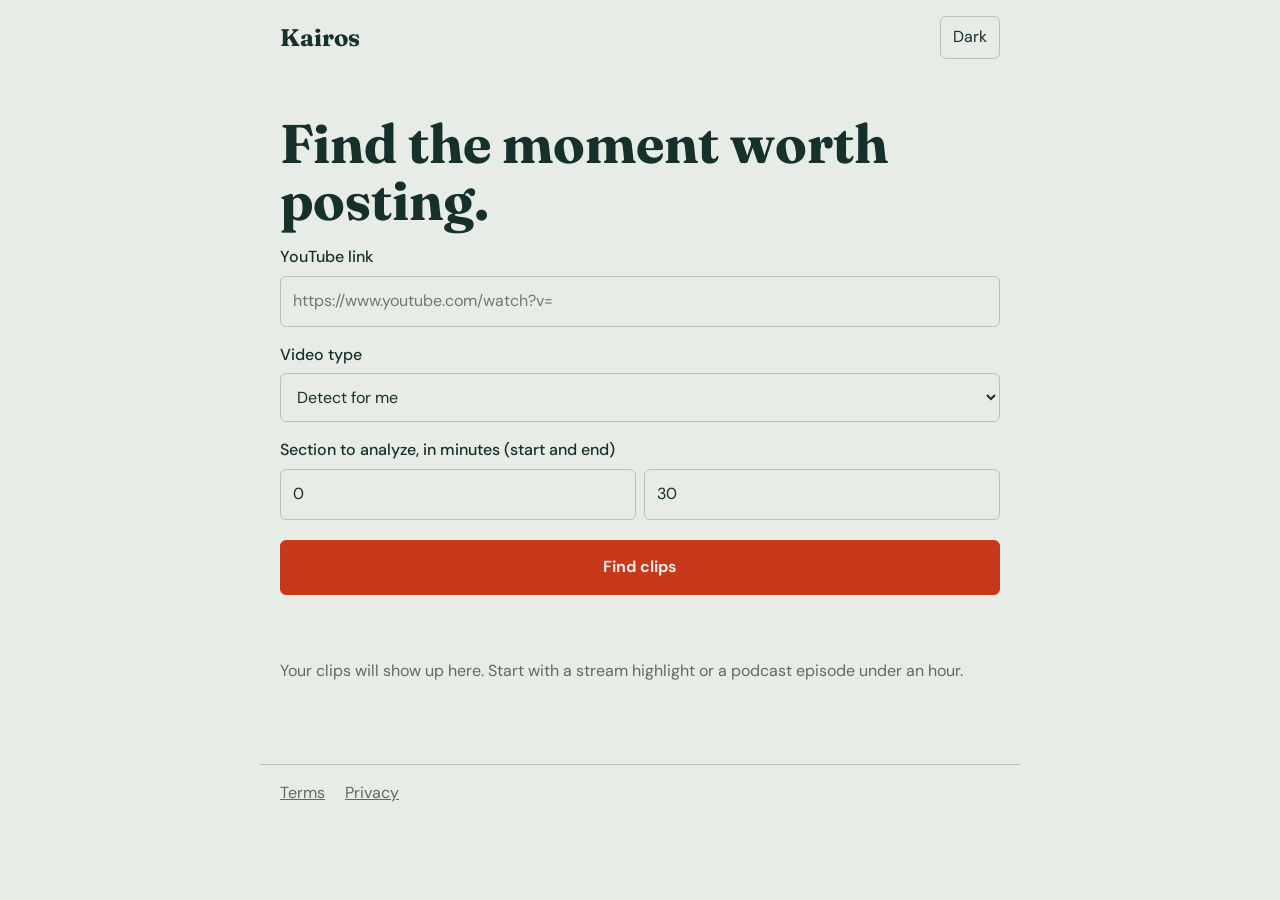
<file: index.html>
<!doctype html>
<html lang="en">
<head>
<meta charset="utf-8">
<meta name="viewport" content="width=device-width,initial-scale=1">
<title>Kairos</title>
<meta name="description" content="Paste a YouTube link and get the moments worth posting, with captions ready to copy.">
<link rel="preconnect" href="https://fonts.googleapis.com">
<link rel="preconnect" href="https://fonts.gstatic.com" crossorigin>
<link href="https://fonts.googleapis.com/css2?family=DM+Sans:wght@400;500;700&family=Fraunces:wght@600;700&display=swap" rel="stylesheet">
<link rel="stylesheet" href="style.css">
</head>
<body>
<header class="bar">
  <a class="mark" href="/">Kairos</a>
  <button id="theme" type="button">Dark</button>
</header>
<main>
  <h1>Find the moment worth posting.</h1>
  <form id="form" novalidate>
    <label for="url">YouTube link</label>
    <input id="url" type="url" placeholder="https://www.youtube.com/watch?v=" autocomplete="off">
    <label for="type">Video type</label>
    <select id="type">
      <option value="auto">Detect for me</option>
      <option value="stream">Stream</option>
      <option value="movie">Movie</option>
      <option value="podcast">Podcast or interview</option>
      <option value="tutorial">Tutorial</option>
    </select>
    <label for="from">Section to analyze, in minutes (start and end)</label>
<div style="display:flex;gap:8px"><input id="from" type="number" min="0" value="0" inputmode="numeric" aria-label="Start minute"><input id="to" type="number" min="1" value="30" inputmode="numeric" aria-label="End minute"></div>
    <button id="go" type="submit">Find clips</button>
    <p id="msg" role="alert"></p>
  </form>
  <section id="out" aria-live="polite">
    <p class="empty">Your clips will show up here. Start with a stream highlight or a podcast episode under an hour.</p>
  </section>
</main>
<footer><a href="terms.html">Terms</a><a href="privacy.html">Privacy</a></footer>
<script src="app.js"></script>
</body>
</html>
</file>
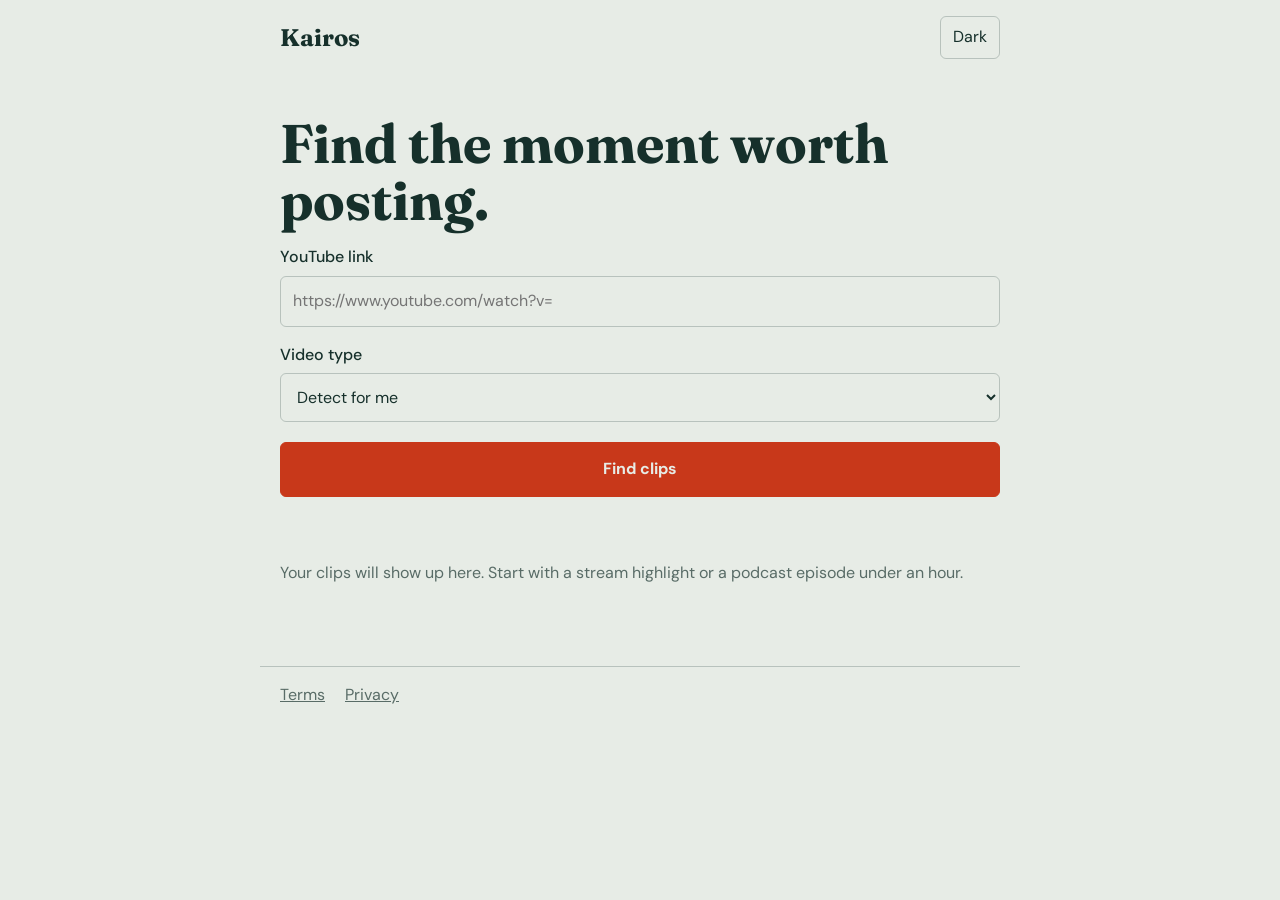
<file: index (1).html>
<!doctype html>
<html lang="en">
<head>
<meta charset="utf-8">
<meta name="viewport" content="width=device-width,initial-scale=1">
<title>Kairos</title>
<meta name="description" content="Paste a YouTube link and get the moments worth posting, with captions ready to copy.">
<link rel="preconnect" href="https://fonts.googleapis.com">
<link rel="preconnect" href="https://fonts.gstatic.com" crossorigin>
<link href="https://fonts.googleapis.com/css2?family=DM+Sans:wght@400;500;700&family=Fraunces:wght@600;700&display=swap" rel="stylesheet">
<link rel="stylesheet" href="style.css">
</head>
<body>
<header class="bar">
  <a class="mark" href="/">Kairos</a>
  <button id="theme" type="button">Dark</button>
</header>
<main>
  <h1>Find the moment worth posting.</h1>
  <form id="form" novalidate>
    <label for="url">YouTube link</label>
    <input id="url" type="url" placeholder="https://www.youtube.com/watch?v=" autocomplete="off">
    <label for="type">Video type</label>
    <select id="type">
      <option value="auto">Detect for me</option>
      <option value="stream">Stream</option>
      <option value="movie">Movie</option>
      <option value="podcast">Podcast or interview</option>
      <option value="tutorial">Tutorial</option>
    </select>
    <button id="go" type="submit">Find clips</button>
    <p id="msg" role="alert"></p>
  </form>
  <section id="out" aria-live="polite">
    <p class="empty">Your clips will show up here. Start with a stream highlight or a podcast episode under an hour.</p>
  </section>
</main>
<footer><a href="terms.html">Terms</a><a href="privacy.html">Privacy</a></footer>
<script src="app.js"></script>
</body>
</html>
</file>
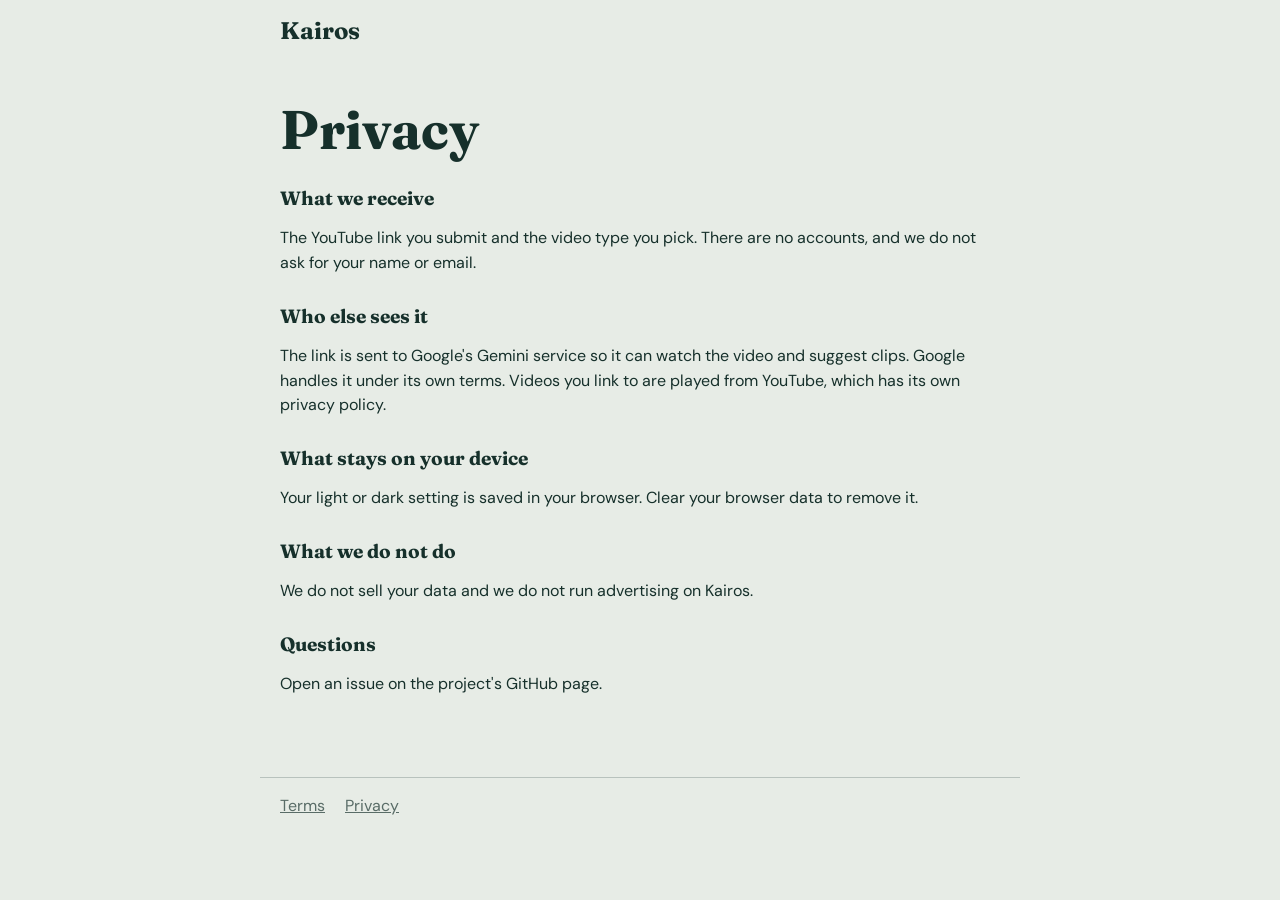
<file: privacy.html>
<!doctype html>
<html lang="en"><head><meta charset="utf-8"><meta name="viewport" content="width=device-width,initial-scale=1">
<title>Privacy | Kairos</title>
<link href="https://fonts.googleapis.com/css2?family=DM+Sans:wght@400;500;700&family=Fraunces:wght@600;700&display=swap" rel="stylesheet">
<link rel="stylesheet" href="style.css"></head>
<body><header class="bar"><a class="mark" href="/">Kairos</a></header>
<main class="doc">
<h1>Privacy</h1>
<h2>What we receive</h2>
<p>The YouTube link you submit and the video type you pick. There are no accounts, and we do not ask for your name or email.</p>
<h2>Who else sees it</h2>
<p>The link is sent to Google's Gemini service so it can watch the video and suggest clips. Google handles it under its own terms. Videos you link to are played from YouTube, which has its own privacy policy.</p>
<h2>What stays on your device</h2>
<p>Your light or dark setting is saved in your browser. Clear your browser data to remove it.</p>
<h2>What we do not do</h2>
<p>We do not sell your data and we do not run advertising on Kairos.</p>
<h2>Questions</h2>
<p>Open an issue on the project's GitHub page.</p>
</main>
<footer><a href="terms.html">Terms</a><a href="privacy.html">Privacy</a></footer></body></html>
</file>
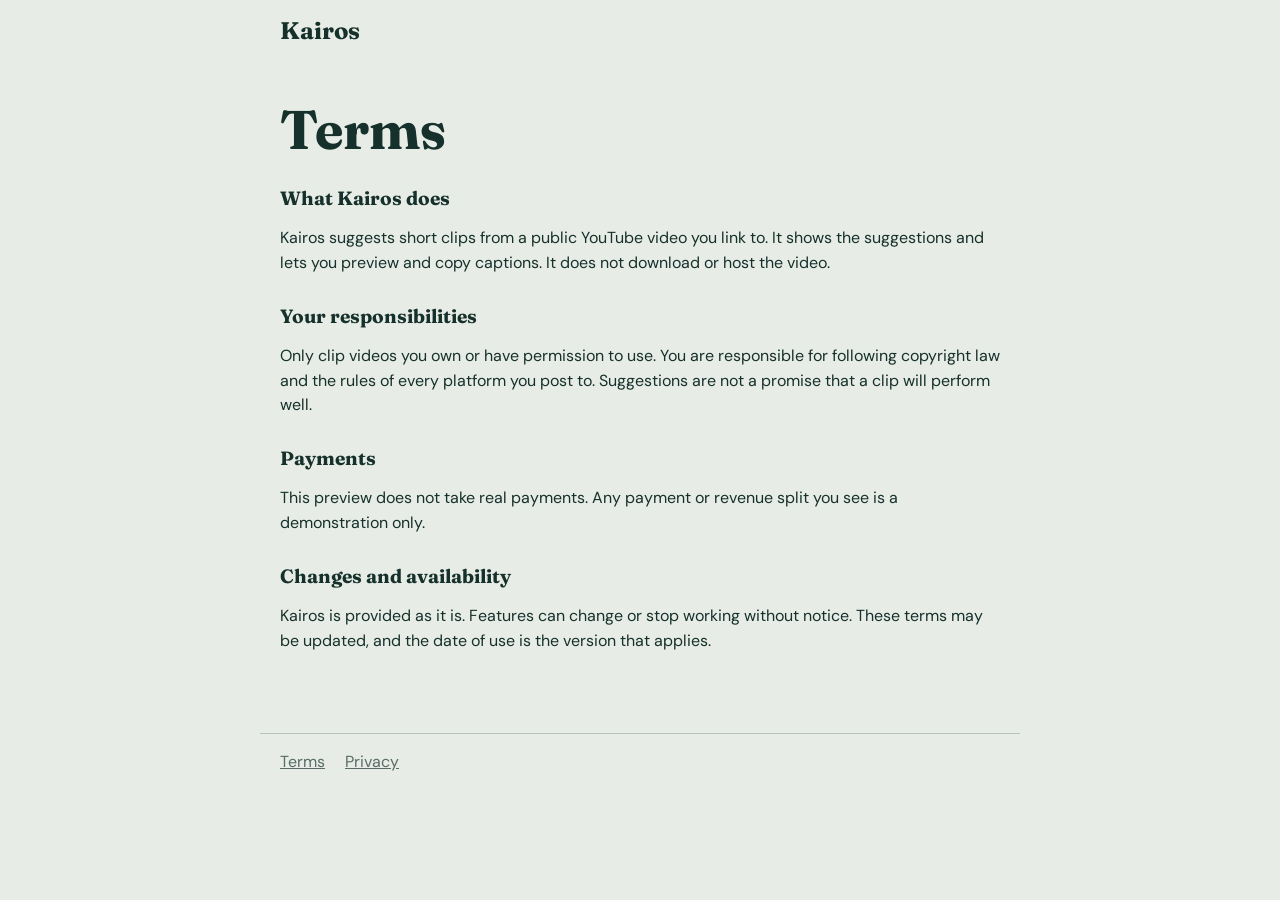
<file: terms.html>
<!doctype html>
<html lang="en"><head><meta charset="utf-8"><meta name="viewport" content="width=device-width,initial-scale=1">
<title>Terms | Kairos</title>
<link href="https://fonts.googleapis.com/css2?family=DM+Sans:wght@400;500;700&family=Fraunces:wght@600;700&display=swap" rel="stylesheet">
<link rel="stylesheet" href="style.css"></head>
<body><header class="bar"><a class="mark" href="/">Kairos</a></header>
<main class="doc">
<h1>Terms</h1>
<h2>What Kairos does</h2>
<p>Kairos suggests short clips from a public YouTube video you link to. It shows the suggestions and lets you preview and copy captions. It does not download or host the video.</p>
<h2>Your responsibilities</h2>
<p>Only clip videos you own or have permission to use. You are responsible for following copyright law and the rules of every platform you post to. Suggestions are not a promise that a clip will perform well.</p>
<h2>Payments</h2>
<p>This preview does not take real payments. Any payment or revenue split you see is a demonstration only.</p>
<h2>Changes and availability</h2>
<p>Kairos is provided as it is. Features can change or stop working without notice. These terms may be updated, and the date of use is the version that applies.</p>
</main>
<footer><a href="terms.html">Terms</a><a href="privacy.html">Privacy</a></footer></body></html>
</file>
<file: style.css>
/* Three colors: pine, mist, vermilion. Everything else is mixed from these. */
:root{--ink:#16302B;--paper:#E7ECE6;--accent:#C8381A;--bg:var(--paper);--fg:var(--ink);
--line:color-mix(in srgb,var(--fg) 22%,transparent);--soft:color-mix(in srgb,var(--fg) 68%,var(--bg));--r:6px}
:root[data-theme=dark]{--bg:var(--ink);--fg:var(--paper)}
@media(prefers-color-scheme:dark){:root:not([data-theme=light]){--bg:var(--ink);--fg:var(--paper)}}
*{box-sizing:border-box}
body{margin:0;background:var(--bg);color:var(--fg);font:16px/1.55 "DM Sans",system-ui,sans-serif}
.bar,main,footer{max-width:760px;margin:0 auto;padding:16px 20px}
.bar{display:flex;justify-content:space-between;align-items:center}
.mark{font:700 1.5rem Fraunces,Georgia,serif;color:var(--fg);text-decoration:none}
h1{font:700 clamp(2.1rem,8vw,3.4rem)/1.05 Fraunces,Georgia,serif;margin:24px 0 8px}
h2{font:700 1.2rem/1.25 Fraunces,Georgia,serif;margin:0 0 4px}
label{display:block;font-weight:500;margin:16px 0 6px}
input,select{width:100%;padding:12px;border:1px solid var(--line);border-radius:var(--r);background:transparent;color:inherit;font:inherit}
select option{background:var(--bg);color:var(--fg)}
button{font:inherit;cursor:pointer;border:1px solid var(--line);border-radius:var(--r);background:transparent;color:inherit;padding:8px 12px}
button:hover{border-color:var(--fg)}
button:disabled{opacity:.6;cursor:wait}
#go{width:100%;margin-top:20px;padding:14px;background:var(--accent);border-color:var(--accent);color:var(--paper);font-weight:700}
:focus-visible{outline:2px solid var(--accent);outline-offset:2px}
#msg{min-height:1.5em;margin:8px 0 0;color:var(--soft)}
#out{margin-top:32px}
.empty,.sum{color:var(--soft)}
.clip{border-top:1px solid var(--line);padding:20px 0}
.top{display:flex;gap:16px;align-items:flex-start}
.score{font:700 2.6rem/1 Fraunces,Georgia,serif;min-width:4.4rem}
.score small{font:500 .8rem "DM Sans",sans-serif;color:var(--soft);margin-left:2px}
.why,.meta{color:var(--soft);margin:4px 0}
.meta{font-size:.9rem}
.acts,.trim{display:flex;flex-wrap:wrap;gap:8px;margin-top:12px}
.acts button:first-child{background:var(--fg);color:var(--bg);border-color:var(--fg)}
.pl{position:relative;aspect-ratio:16/9;margin-top:12px;background:var(--ink);overflow:hidden;border-radius:var(--r)}
.pl iframe{width:100%;height:100%;border:0}
.cap{position:absolute;left:6%;right:6%;bottom:8%;text-align:center;font:700 1.05rem/1.6 "DM Sans",sans-serif;color:var(--paper);pointer-events:none}
.cap span{padding:1px 2px;border-radius:3px;background:color-mix(in srgb,var(--ink) 75%,transparent)}
.h .cur{background:var(--accent)}
.k span{opacity:.55}
.k .on{opacity:1}
.sk{height:72px;margin:12px 0;border-radius:var(--r);background:color-mix(in srgb,var(--fg) 12%,transparent);animation:p 1.2s ease-in-out infinite alternate}
@keyframes p{to{opacity:.45}}
@media(prefers-reduced-motion:reduce){.sk{animation:none}}
.err{border:1px solid var(--accent);border-radius:var(--r);padding:16px}
.err p{margin:0 0 12px}
footer{display:flex;gap:20px;border-top:1px solid var(--line);margin-top:48px;color:var(--soft)}
footer a,.doc a{color:inherit}
.doc h2{margin-top:28px}
</file>
